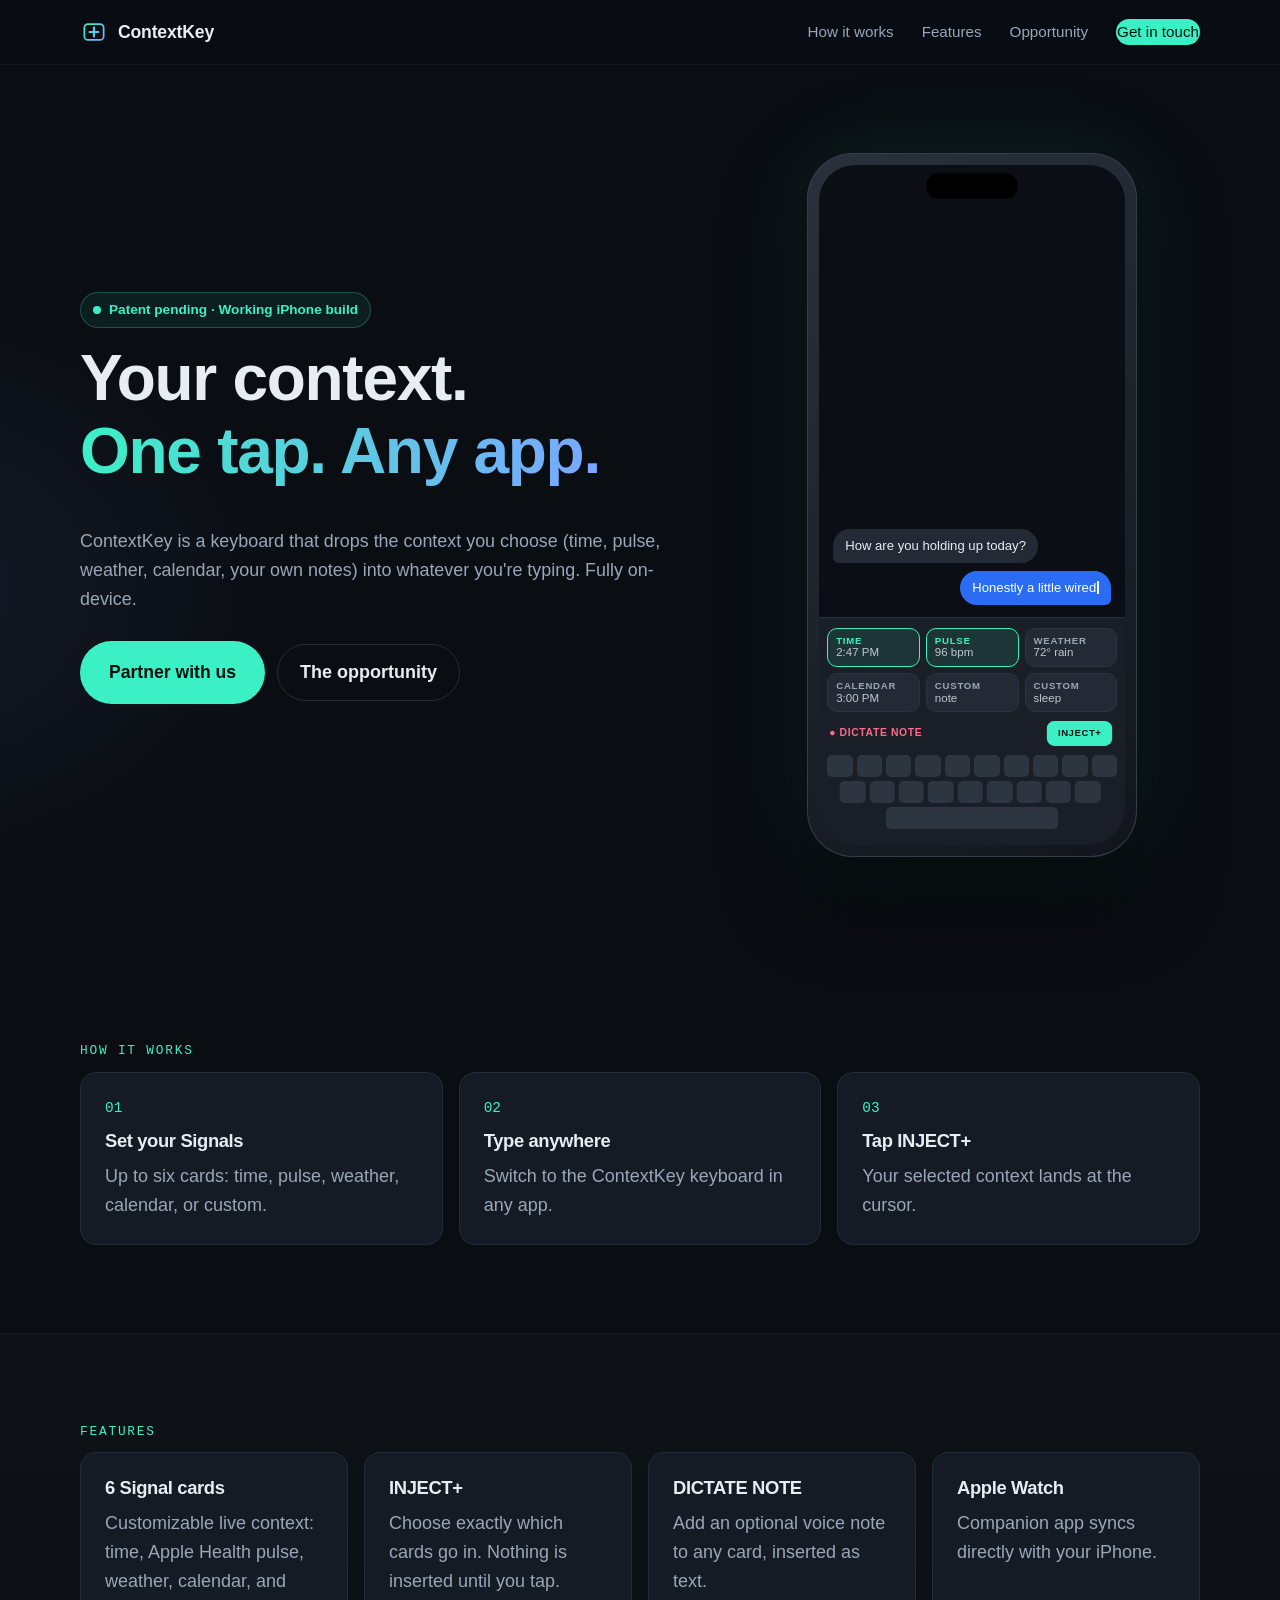
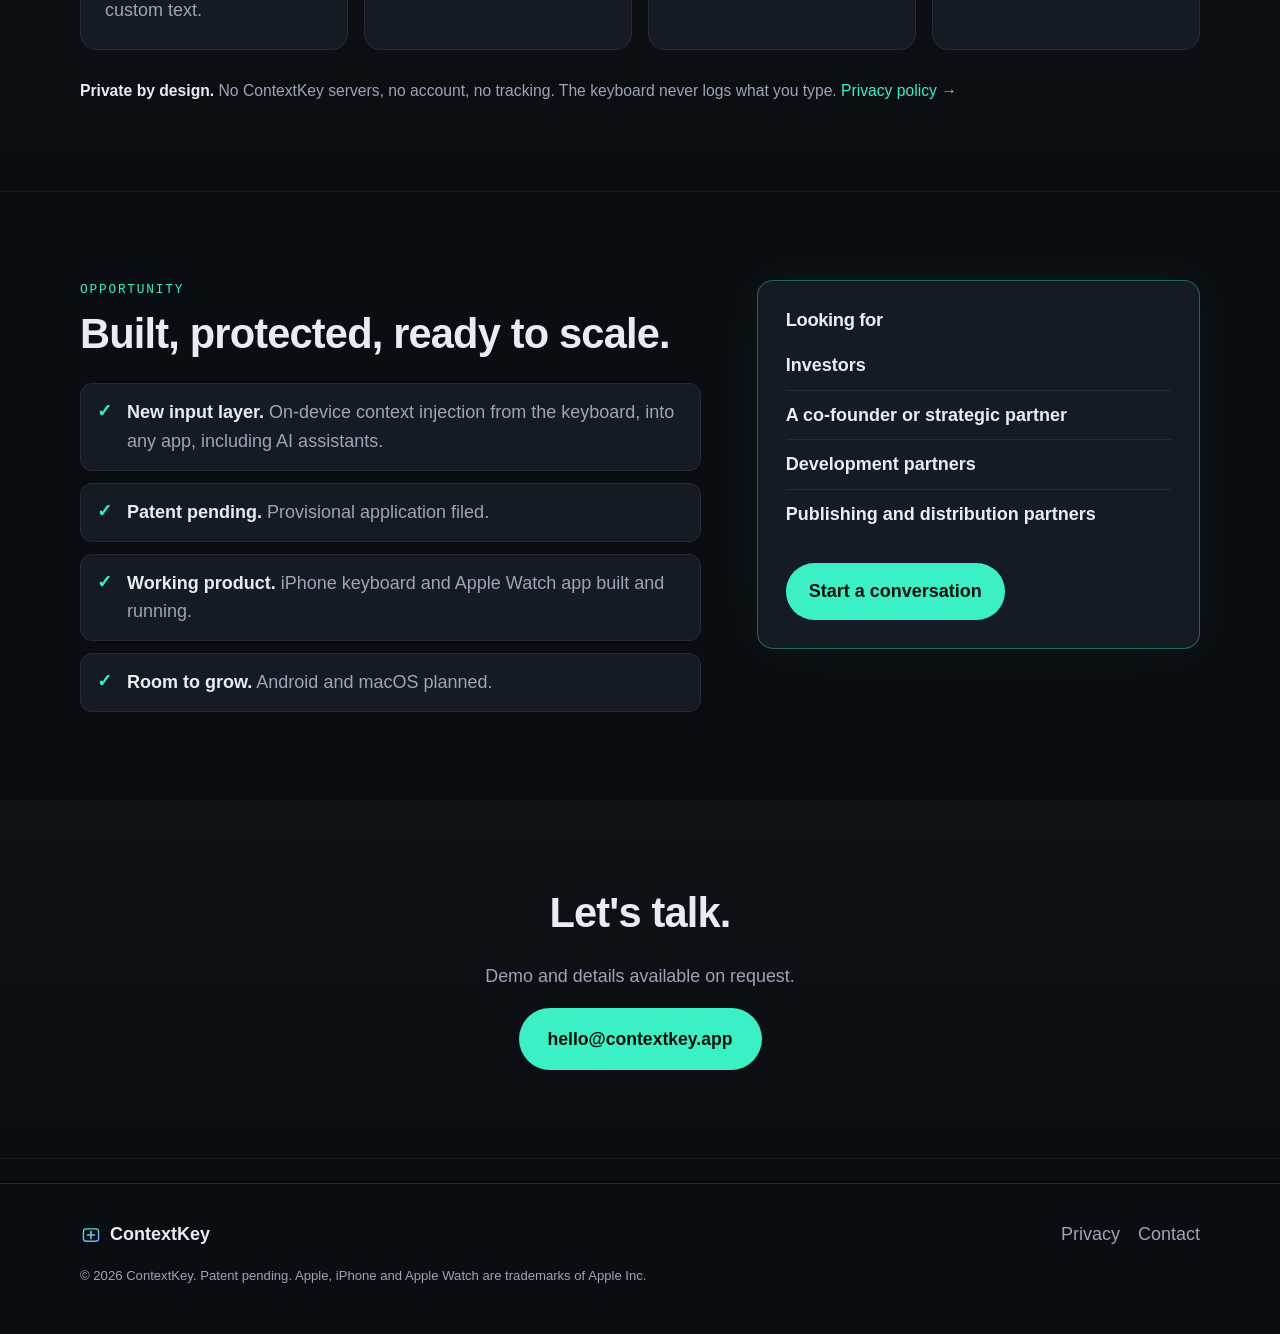
<file: index.html>
<!doctype html>
<html lang="en">
<head>
  <meta charset="utf-8">
  <meta name="viewport" content="width=device-width, initial-scale=1, viewport-fit=cover">
  <title>ContextKey: your context, one tap away</title>
  <meta name="description" content="ContextKey is an on-device keyboard that injects user-chosen context (time, pulse, weather, calendar, custom notes) into any app. Patent pending. Seeking investors, a co-founder, and development and distribution partners.">
  <link rel="canonical" href="https://contextkey.app/">
  <meta name="theme-color" content="#0a0d12">
  <meta name="color-scheme" content="dark">

  <!-- Open Graph / social -->
  <meta property="og:type" content="website">
  <meta property="og:site_name" content="ContextKey">
  <meta property="og:url" content="https://contextkey.app/">
  <meta property="og:title" content="ContextKey: your context, one tap away">
  <meta property="og:description" content="On-device context injection from the keyboard, in any app. Patent pending. Looking for investors and partners.">
  <meta property="og:image" content="https://contextkey.app/og-image.png">
  <meta property="og:image:width" content="1200">
  <meta property="og:image:height" content="630">
  <meta property="og:image:alt" content="ContextKey: Signal cards injected from your keyboard">
  <meta name="twitter:card" content="summary_large_image">
  <meta name="twitter:title" content="ContextKey: your context, one tap away">
  <meta name="twitter:description" content="On-device context injection from the keyboard, in any app. Patent pending.">
  <meta name="twitter:image" content="https://contextkey.app/og-image.png">

  <!-- Icons (placeholders: swap with final artwork) -->
  <link rel="icon" href="/favicon.svg" type="image/svg+xml">
  <link rel="icon" href="/favicon-32.png" sizes="32x32" type="image/png">
  <link rel="apple-touch-icon" href="/apple-touch-icon.png">
  <link rel="manifest" href="/site.webmanifest">

  <link rel="stylesheet" href="/style.css">
  <script src="/main.js" defer></script>
</head>
<body>
  <a class="skip" href="#main">Skip to content</a>

  <header class="site-header">
    <div class="wrap nav">
      <a class="brand" href="/" aria-label="ContextKey home">
        <img src="/favicon.svg" alt="" width="28" height="28">
        <span>ContextKey</span>
      </a>
      <button class="nav-toggle" aria-expanded="false" aria-controls="nav-menu" aria-label="Open menu">
        <span></span><span></span>
      </button>
      <nav id="nav-menu" class="nav-menu" aria-label="Primary">
        <a href="#how">How it works</a>
        <a href="#features">Features</a>
        <a href="#opportunity">Opportunity</a>
        <a class="btn btn-sm" href="mailto:hello@contextkey.app?subject=ContextKey%3A%20partnership%20%2F%20investment">Get in touch</a>
      </nav>
    </div>
  </header>

  <main id="main">
    <!-- HERO -->
    <section class="hero">
      <div class="wrap hero-grid">
        <div class="hero-copy">
          <p class="eyebrow"><span class="dot" aria-hidden="true"></span> Patent pending · Working iPhone build</p>
          <h1>Your context.<br><span class="grad">One tap. Any app.</span></h1>
          <p class="lede">ContextKey is a keyboard that drops the context you choose (time, pulse, weather, calendar, your own notes) into whatever you're typing. Fully on-device.</p>
          <div class="cta-row">
            <a class="btn btn-lg" href="mailto:hello@contextkey.app?subject=ContextKey%3A%20partnership%20%2F%20investment">Partner with us</a>
            <a class="btn btn-ghost" href="#opportunity">The opportunity</a>
          </div>
        </div>

        <!-- Phone mockup (pure CSS/HTML; replace with real screenshots later) -->
        <div class="phone-wrap" aria-hidden="true">
          <div class="phone">
            <div class="notch"></div>
            <div class="screen">
              <div class="chat">
                <div class="bubble them">How are you holding up today?</div>
                <div class="bubble me">
                  <span>Honestly a little wired</span><span class="caret"></span>
                  <span class="injected" id="demo-inject"></span>
                </div>
              </div>
              <div class="kb">
                <div class="kb-cards">
                  <button class="card on" data-inject="[2:47 PM, Thu]"><b>TIME</b><i>2:47 PM</i></button>
                  <button class="card on" data-inject="[Pulse 96 bpm]"><b>PULSE</b><i>96 bpm</i></button>
                  <button class="card" data-inject="[72°F, light rain]"><b>WEATHER</b><i>72° rain</i></button>
                  <button class="card" data-inject="[Next: Standup 3:00 PM]"><b>CALENDAR</b><i>3:00 PM</i></button>
                  <button class="card" data-inject="[Note: 2nd espresso]"><b>CUSTOM</b><i>note</i></button>
                  <button class="card" data-inject="[Sleep: 5h 40m]"><b>CUSTOM</b><i>sleep</i></button>
                </div>
                <div class="kb-actions">
                  <span class="kb-dictate">● DICTATE NOTE</span>
                  <span class="kb-inject" id="demo-btn">INJECT+</span>
                </div>
                <div class="kb-keys">
                  <span></span><span></span><span></span><span></span><span></span><span></span><span></span><span></span><span></span><span></span>
                  <span></span><span></span><span></span><span></span><span></span><span></span><span></span><span></span><span></span>
                  <span class="wide"></span>
                </div>
              </div>
            </div>
          </div>
        </div>
      </div>
    </section>

    <!-- HOW IT WORKS -->
    <section id="how" class="section">
      <div class="wrap">
        <p class="kicker">How it works</p>
        <ol class="steps">
          <li>
            <span class="step-n">01</span>
            <h3>Set your Signals</h3>
            <p>Up to six cards: time, pulse, weather, calendar, or custom.</p>
          </li>
          <li>
            <span class="step-n">02</span>
            <h3>Type anywhere</h3>
            <p>Switch to the ContextKey keyboard in any app.</p>
          </li>
          <li>
            <span class="step-n">03</span>
            <h3>Tap INJECT+</h3>
            <p>Your selected context lands at the cursor.</p>
          </li>
        </ol>
      </div>
    </section>

    <!-- FEATURES -->
    <section id="features" class="section section-alt">
      <div class="wrap">
        <p class="kicker">Features</p>
        <div class="features">
          <article class="feature">
            <h3>6 Signal cards</h3>
            <p>Customizable live context: time, Apple Health pulse, weather, calendar, and custom text.</p>
          </article>
          <article class="feature">
            <h3>INJECT+</h3>
            <p>Choose exactly which cards go in. Nothing is inserted until you tap.</p>
          </article>
          <article class="feature">
            <h3>DICTATE NOTE</h3>
            <p>Add an optional voice note to any card, inserted as text.</p>
          </article>
          <article class="feature">
            <h3>Apple Watch</h3>
            <p>Companion app syncs directly with your iPhone.</p>
          </article>
        </div>
        <p class="privacy-line"><strong>Private by design.</strong> No ContextKey servers, no account, no tracking. The keyboard never logs what you type. <a href="/privacy.html">Privacy policy →</a></p>
      </div>
    </section>

    <!-- OPPORTUNITY -->
    <section id="opportunity" class="section">
      <div class="wrap opp">
        <div>
          <p class="kicker">Opportunity</p>
          <h2>Built, protected, ready to scale.</h2>
          <ul class="checks">
            <li><strong>New input layer.</strong> On-device context injection from the keyboard, into any app, including AI assistants.</li>
            <li><strong>Patent pending.</strong> Provisional application filed.</li>
            <li><strong>Working product.</strong> iPhone keyboard and Apple Watch app built and running.</li>
            <li><strong>Room to grow.</strong> Android and macOS planned.</li>
          </ul>
        </div>
        <div class="ask">
          <h3>Looking for</h3>
          <ul>
            <li>Investors</li>
            <li>A co-founder or strategic partner</li>
            <li>Development partners</li>
            <li>Publishing and distribution partners</li>
          </ul>
          <a class="btn" href="mailto:hello@contextkey.app?subject=ContextKey%3A%20partnership%20%2F%20investment">Start a conversation</a>
        </div>
      </div>
    </section>

    <!-- CONTACT -->
    <section id="contact" class="section section-alt">
      <div class="wrap narrow center">
        <h2>Let's talk.</h2>
        <p class="lede">Demo and details available on request.</p>
        <a class="btn btn-lg" href="mailto:hello@contextkey.app?subject=ContextKey%3A%20partnership%20%2F%20investment">hello@contextkey.app</a>
      </div>
    </section>
  </main>

  <footer class="site-footer">
    <div class="wrap foot">
      <div class="foot-brand">
        <img src="/favicon.svg" alt="" width="22" height="22">
        <span>ContextKey</span>
      </div>
      <nav class="foot-links" aria-label="Footer">
        <a href="/privacy.html">Privacy</a>
        <a href="mailto:hello@contextkey.app">Contact</a>
      </nav>
      <p class="foot-legal">© <span data-year>2026</span> ContextKey. Patent pending. Apple, iPhone and Apple Watch are trademarks of Apple Inc.</p>
    </div>
  </footer>
</body>
</html>
</file>
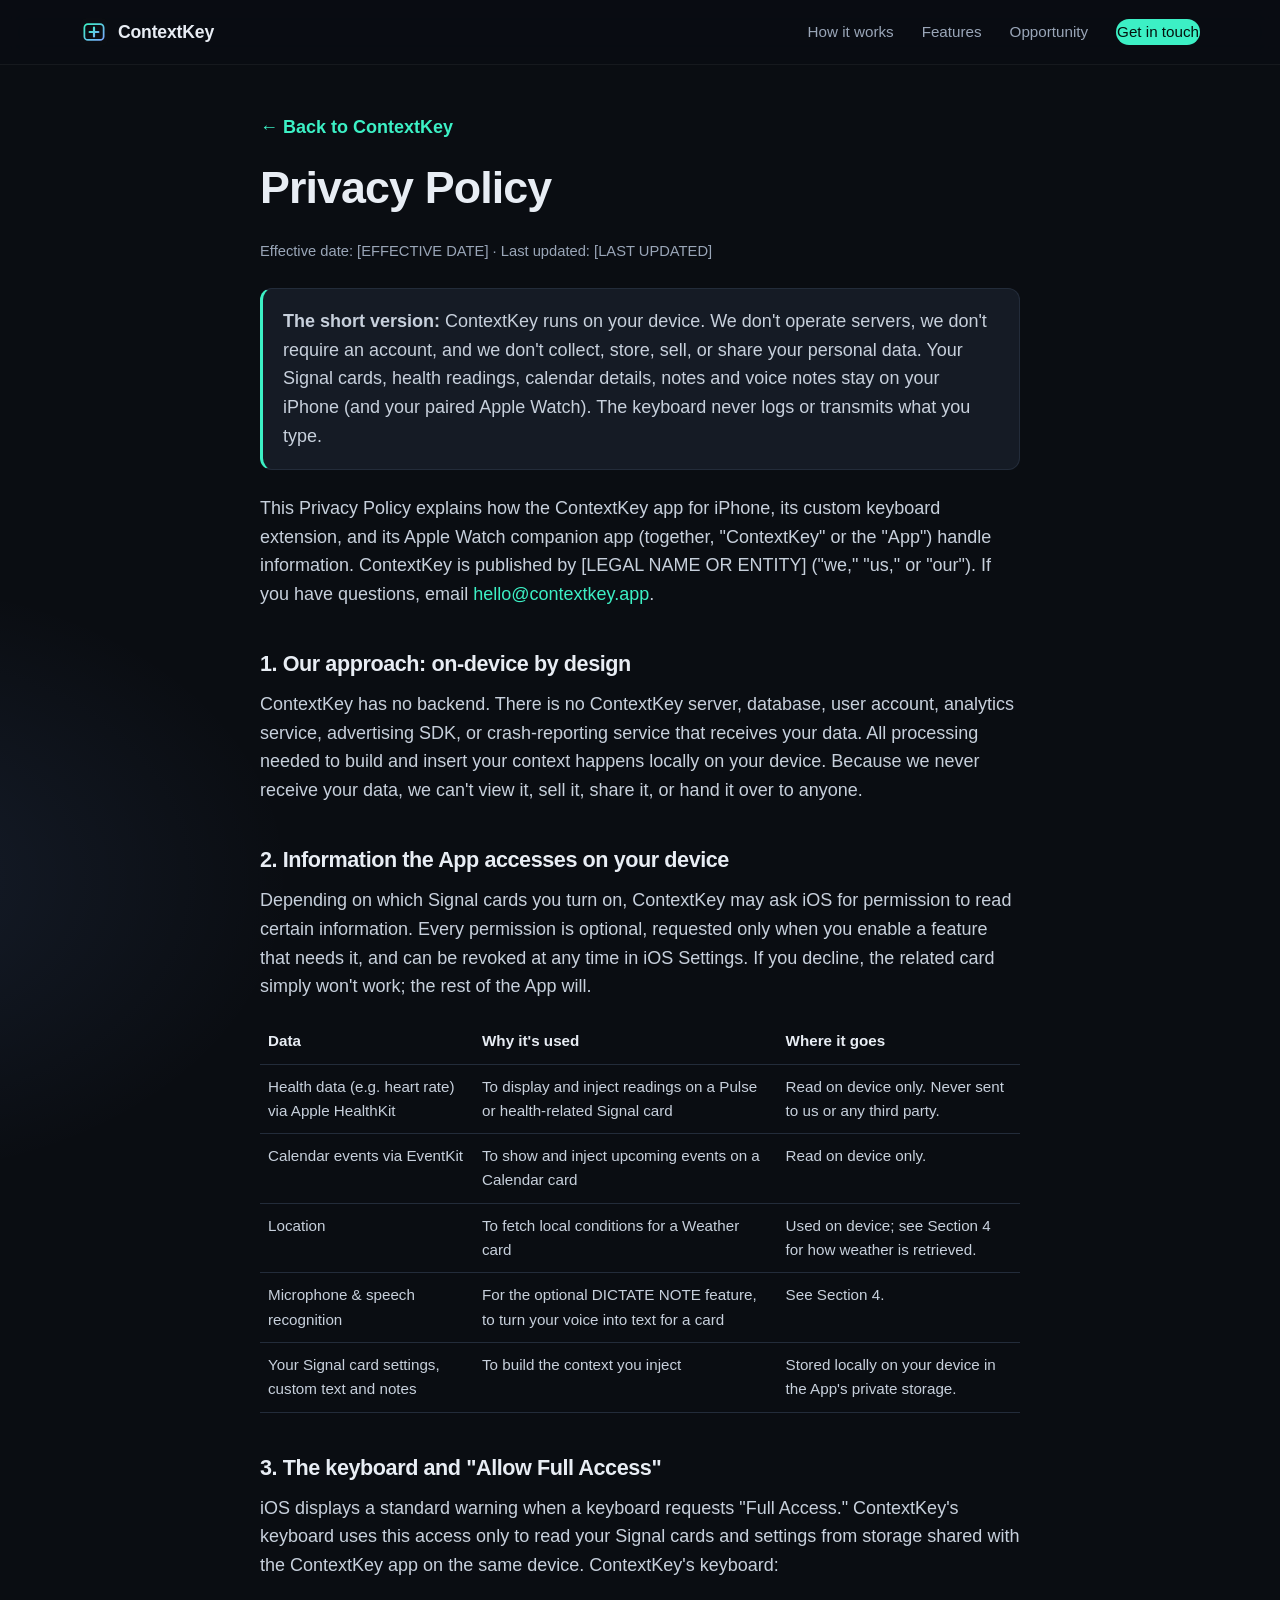
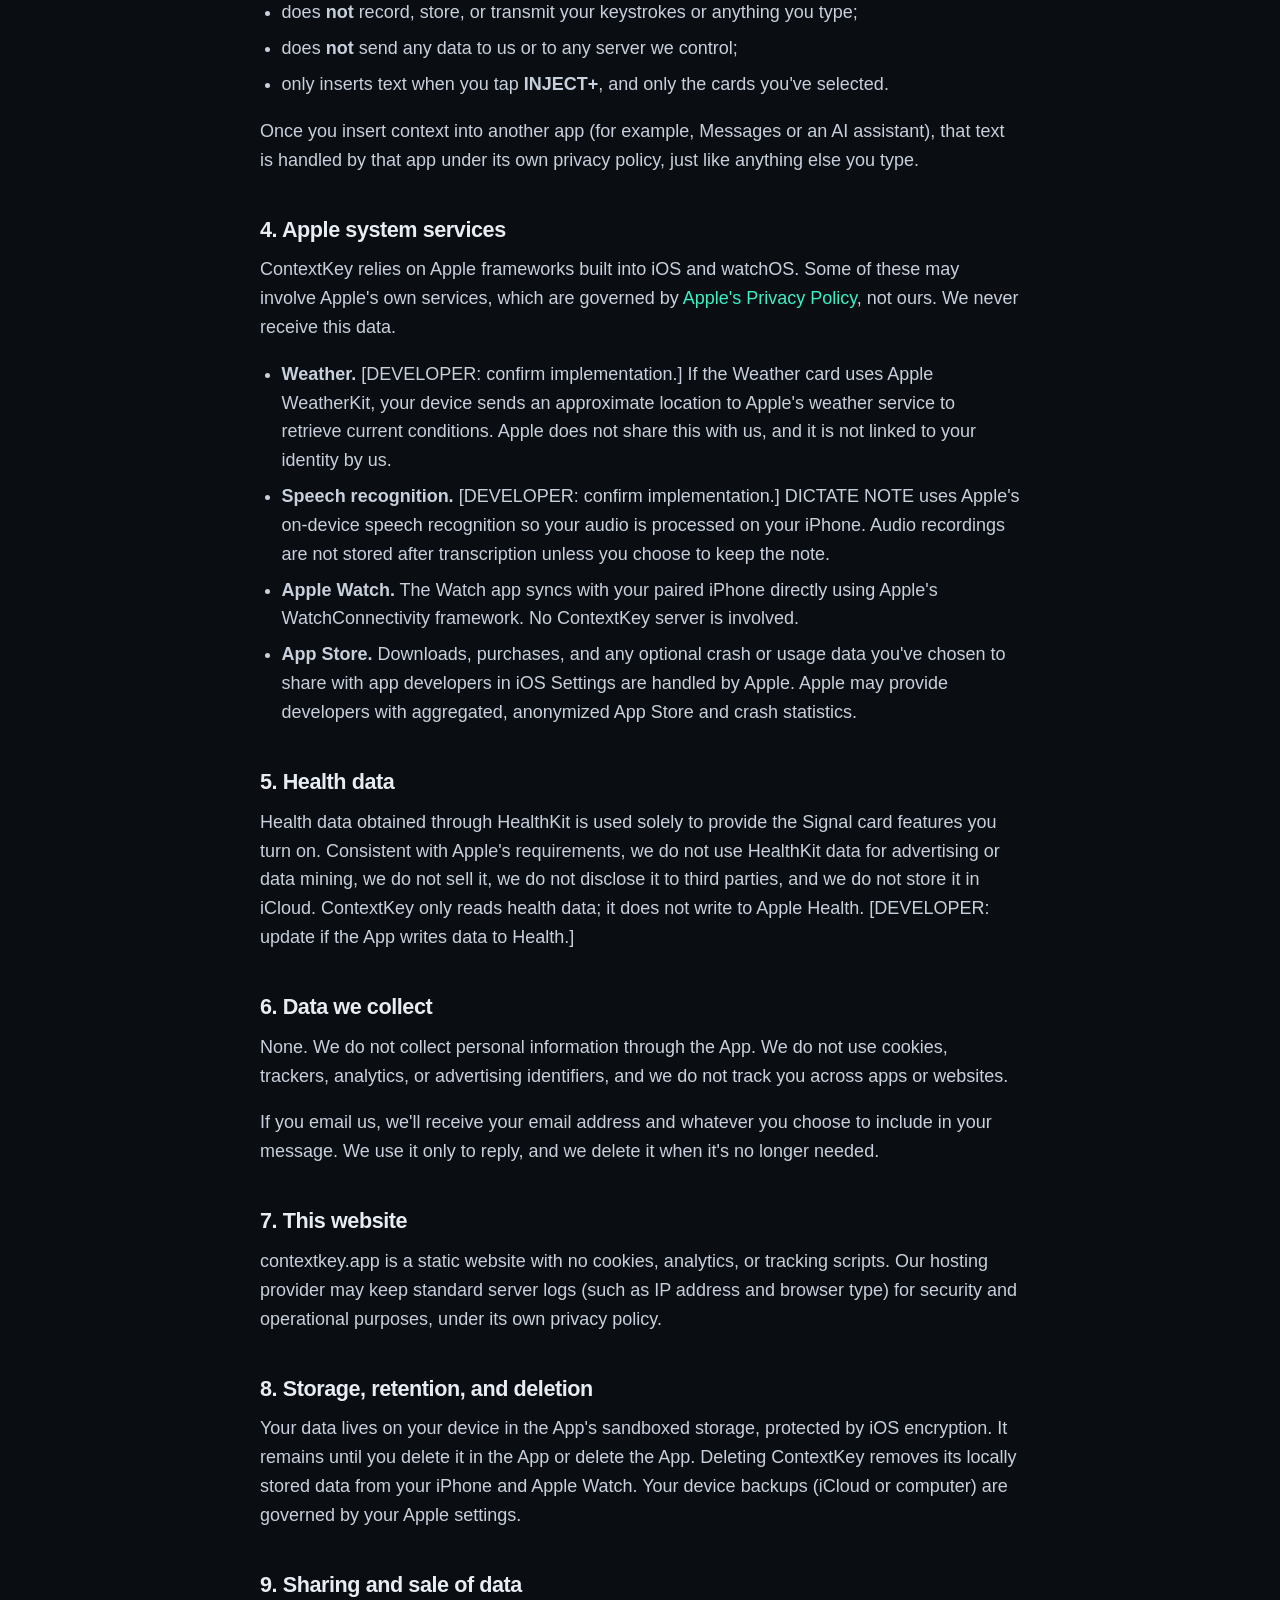
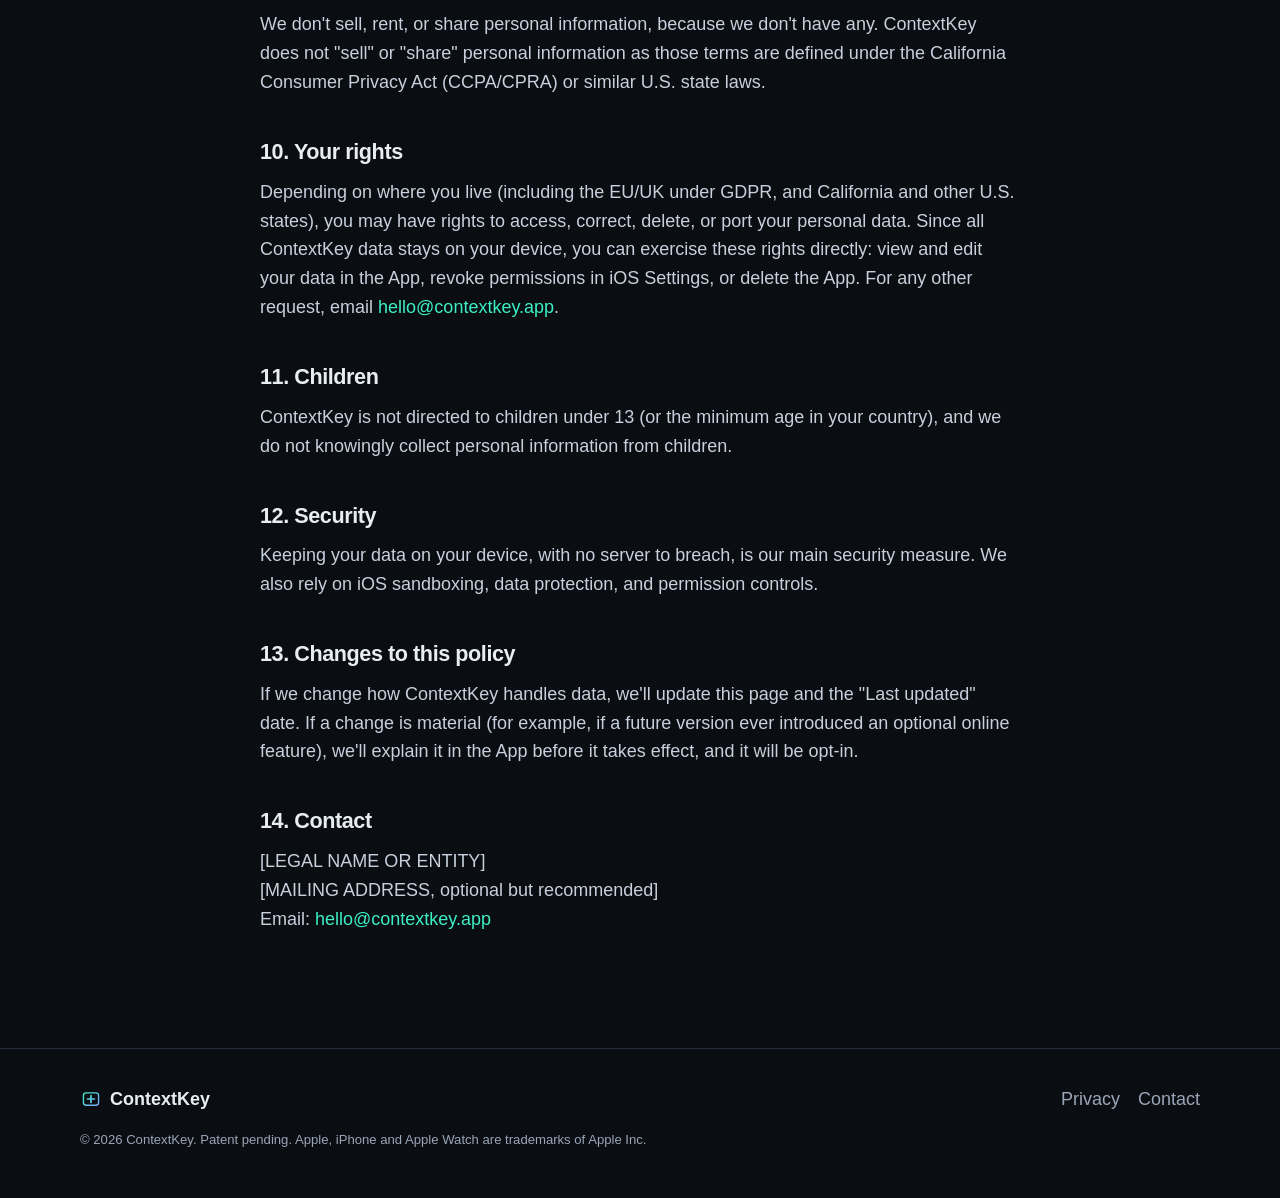
<file: privacy.html>
<!doctype html>
<html lang="en">
<head>
  <meta charset="utf-8">
  <meta name="viewport" content="width=device-width, initial-scale=1, viewport-fit=cover">
  <title>Privacy Policy · ContextKey</title>
  <meta name="description" content="ContextKey privacy policy. ContextKey runs entirely on your device. We operate no servers and collect no personal data.">
  <link rel="canonical" href="https://contextkey.app/privacy.html">
  <meta name="theme-color" content="#0a0d12">
  <meta property="og:type" content="website">
  <meta property="og:site_name" content="ContextKey">
  <meta property="og:url" content="https://contextkey.app/privacy.html">
  <meta property="og:title" content="ContextKey Privacy Policy">
  <meta property="og:description" content="ContextKey runs on your device. No servers, no accounts, no tracking.">
  <meta property="og:image" content="https://contextkey.app/og-image.png">
  <meta name="twitter:card" content="summary_large_image">
  <link rel="icon" href="/favicon.svg" type="image/svg+xml">
  <link rel="icon" href="/favicon-32.png" sizes="32x32" type="image/png">
  <link rel="apple-touch-icon" href="/apple-touch-icon.png">
  <link rel="stylesheet" href="/style.css">
  <script src="/main.js" defer></script>
</head>
<body>
  <header class="site-header">
    <div class="wrap nav">
      <a class="brand" href="/" aria-label="ContextKey home"><img src="/favicon.svg" alt="" width="28" height="28"><span>ContextKey</span></a>
      <button class="nav-toggle" aria-expanded="false" aria-controls="nav-menu" aria-label="Open menu"><span></span><span></span></button>
      <nav id="nav-menu" class="nav-menu" aria-label="Primary">
        <a href="/#how">How it works</a><a href="/#features">Features</a><a href="/#opportunity">Opportunity</a>
        <a class="btn btn-sm" href="mailto:hello@contextkey.app?subject=ContextKey%3A%20partnership%20%2F%20investment">Get in touch</a>
      </nav>
    </div>
  </header>

  <main class="legal">
    <div class="wrap narrow">
      <a class="back" href="/">← Back to ContextKey</a>
      <h1>Privacy Policy</h1>
      <p class="meta">Effective date: [EFFECTIVE DATE] · Last updated: [LAST UPDATED]</p>

      <div class="summary">
        <p><strong>The short version:</strong> ContextKey runs on your device. We don't operate servers, we don't require an account, and we don't collect, store, sell, or share your personal data. Your Signal cards, health readings, calendar details, notes and voice notes stay on your iPhone (and your paired Apple Watch). The keyboard never logs or transmits what you type.</p>
      </div>

      <p>This Privacy Policy explains how the ContextKey app for iPhone, its custom keyboard extension, and its Apple Watch companion app (together, "ContextKey" or the "App") handle information. ContextKey is published by [LEGAL NAME OR ENTITY] ("we," "us," or "our"). If you have questions, email <a href="mailto:hello@contextkey.app">hello@contextkey.app</a>.</p>

      <h2>1. Our approach: on-device by design</h2>
      <p>ContextKey has no backend. There is no ContextKey server, database, user account, analytics service, advertising SDK, or crash-reporting service that receives your data. All processing needed to build and insert your context happens locally on your device. Because we never receive your data, we can't view it, sell it, share it, or hand it over to anyone.</p>

      <h2>2. Information the App accesses on your device</h2>
      <p>Depending on which Signal cards you turn on, ContextKey may ask iOS for permission to read certain information. Every permission is optional, requested only when you enable a feature that needs it, and can be revoked at any time in iOS Settings. If you decline, the related card simply won't work; the rest of the App will.</p>
      <table>
        <thead><tr><th>Data</th><th>Why it's used</th><th>Where it goes</th></tr></thead>
        <tbody>
          <tr><td>Health data (e.g. heart rate) via Apple HealthKit</td><td>To display and inject readings on a Pulse or health-related Signal card</td><td>Read on device only. Never sent to us or any third party.</td></tr>
          <tr><td>Calendar events via EventKit</td><td>To show and inject upcoming events on a Calendar card</td><td>Read on device only.</td></tr>
          <tr><td>Location</td><td>To fetch local conditions for a Weather card</td><td>Used on device; see Section 4 for how weather is retrieved.</td></tr>
          <tr><td>Microphone &amp; speech recognition</td><td>For the optional DICTATE NOTE feature, to turn your voice into text for a card</td><td>See Section 4.</td></tr>
          <tr><td>Your Signal card settings, custom text and notes</td><td>To build the context you inject</td><td>Stored locally on your device in the App's private storage.</td></tr>
        </tbody>
      </table>

      <h2>3. The keyboard and "Allow Full Access"</h2>
      <p>iOS displays a standard warning when a keyboard requests "Full Access." ContextKey's keyboard uses this access only to read your Signal cards and settings from storage shared with the ContextKey app on the same device. ContextKey's keyboard:</p>
      <ul>
        <li>does <strong>not</strong> record, store, or transmit your keystrokes or anything you type;</li>
        <li>does <strong>not</strong> send any data to us or to any server we control;</li>
        <li>only inserts text when you tap <strong>INJECT+</strong>, and only the cards you've selected.</li>
      </ul>
      <p>Once you insert context into another app (for example, Messages or an AI assistant), that text is handled by that app under its own privacy policy, just like anything else you type.</p>

      <h2>4. Apple system services</h2>
      <p>ContextKey relies on Apple frameworks built into iOS and watchOS. Some of these may involve Apple's own services, which are governed by <a href="https://www.apple.com/legal/privacy/" rel="noopener">Apple's Privacy Policy</a>, not ours. We never receive this data.</p>
      <ul>
        <li><strong>Weather.</strong> [DEVELOPER: confirm implementation.] If the Weather card uses Apple WeatherKit, your device sends an approximate location to Apple's weather service to retrieve current conditions. Apple does not share this with us, and it is not linked to your identity by us.</li>
        <li><strong>Speech recognition.</strong> [DEVELOPER: confirm implementation.] DICTATE NOTE uses Apple's on-device speech recognition so your audio is processed on your iPhone. Audio recordings are not stored after transcription unless you choose to keep the note.</li>
        <li><strong>Apple Watch.</strong> The Watch app syncs with your paired iPhone directly using Apple's WatchConnectivity framework. No ContextKey server is involved.</li>
        <li><strong>App Store.</strong> Downloads, purchases, and any optional crash or usage data you've chosen to share with app developers in iOS Settings are handled by Apple. Apple may provide developers with aggregated, anonymized App Store and crash statistics.</li>
      </ul>

      <h2>5. Health data</h2>
      <p>Health data obtained through HealthKit is used solely to provide the Signal card features you turn on. Consistent with Apple's requirements, we do not use HealthKit data for advertising or data mining, we do not sell it, we do not disclose it to third parties, and we do not store it in iCloud. ContextKey only reads health data; it does not write to Apple Health. [DEVELOPER: update if the App writes data to Health.]</p>

      <h2>6. Data we collect</h2>
      <p>None. We do not collect personal information through the App. We do not use cookies, trackers, analytics, or advertising identifiers, and we do not track you across apps or websites.</p>
      <p>If you email us, we'll receive your email address and whatever you choose to include in your message. We use it only to reply, and we delete it when it's no longer needed.</p>

      <h2>7. This website</h2>
      <p>contextkey.app is a static website with no cookies, analytics, or tracking scripts. Our hosting provider may keep standard server logs (such as IP address and browser type) for security and operational purposes, under its own privacy policy.</p>

      <h2>8. Storage, retention, and deletion</h2>
      <p>Your data lives on your device in the App's sandboxed storage, protected by iOS encryption. It remains until you delete it in the App or delete the App. Deleting ContextKey removes its locally stored data from your iPhone and Apple Watch. Your device backups (iCloud or computer) are governed by your Apple settings.</p>

      <h2>9. Sharing and sale of data</h2>
      <p>We don't sell, rent, or share personal information, because we don't have any. ContextKey does not "sell" or "share" personal information as those terms are defined under the California Consumer Privacy Act (CCPA/CPRA) or similar U.S. state laws.</p>

      <h2>10. Your rights</h2>
      <p>Depending on where you live (including the EU/UK under GDPR, and California and other U.S. states), you may have rights to access, correct, delete, or port your personal data. Since all ContextKey data stays on your device, you can exercise these rights directly: view and edit your data in the App, revoke permissions in iOS Settings, or delete the App. For any other request, email <a href="mailto:hello@contextkey.app">hello@contextkey.app</a>.</p>

      <h2>11. Children</h2>
      <p>ContextKey is not directed to children under 13 (or the minimum age in your country), and we do not knowingly collect personal information from children.</p>

      <h2>12. Security</h2>
      <p>Keeping your data on your device, with no server to breach, is our main security measure. We also rely on iOS sandboxing, data protection, and permission controls.</p>

      <h2>13. Changes to this policy</h2>
      <p>If we change how ContextKey handles data, we'll update this page and the "Last updated" date. If a change is material (for example, if a future version ever introduced an optional online feature), we'll explain it in the App before it takes effect, and it will be opt-in.</p>

      <h2>14. Contact</h2>
      <p>[LEGAL NAME OR ENTITY]<br>[MAILING ADDRESS, optional but recommended]<br>Email: <a href="mailto:hello@contextkey.app">hello@contextkey.app</a></p>
    </div>
  </main>

  <footer class="site-footer">
    <div class="wrap foot">
      <div class="foot-brand"><img src="/favicon.svg" alt="" width="22" height="22"><span>ContextKey</span></div>
      <nav class="foot-links" aria-label="Footer">
        <a href="/privacy.html">Privacy</a><a href="mailto:hello@contextkey.app">Contact</a>
      </nav>
      <p class="foot-legal">© <span data-year>2026</span> ContextKey. Patent pending. Apple, iPhone and Apple Watch are trademarks of Apple Inc.</p>
    </div>
  </footer>
</body>
</html>
</file>
<file: style.css>
/* ContextKey: marketing site styles. Mobile-first, no build step. */
:root {
  --bg: #0a0d12;
  --bg-2: #10151d;
  --panel: #151b25;
  --line: #232c3a;
  --text: #e8edf4;
  --muted: #9aa6b8;
  --accent: #3cf0c5;
  --accent-2: #7aa7ff;
  --warn: #ff6b8a;
  --radius: 16px;
  --wrap: 1120px;
  --font: -apple-system, BlinkMacSystemFont, "SF Pro Text", "Segoe UI", Inter, Roboto, "Helvetica Neue", Arial, sans-serif;
  --mono: ui-monospace, "SF Mono", SFMono-Regular, Menlo, Consolas, monospace;
}

*, *::before, *::after { box-sizing: border-box; }
html { scroll-behavior: smooth; -webkit-text-size-adjust: 100%; }
body {
  margin: 0;
  font-family: var(--font);
  font-size: 17px;
  line-height: 1.6;
  color: var(--text);
  background:
    radial-gradient(900px 500px at 85% -10%, rgba(60,240,197,.12), transparent 60%),
    radial-gradient(700px 500px at -10% 20%, rgba(122,167,255,.10), transparent 60%),
    var(--bg);
  -webkit-font-smoothing: antialiased;
}
img { max-width: 100%; display: block; }
a { color: var(--accent); text-decoration: none; }
a:hover { text-decoration: underline; }
h1, h2, h3 { line-height: 1.15; letter-spacing: -0.02em; margin: 0 0 .6em; }
h1 { font-size: clamp(2.3rem, 7vw, 4rem); font-weight: 800; }
h2 { font-size: clamp(1.7rem, 4.5vw, 2.6rem); font-weight: 750; }
h3 { font-size: 1.15rem; font-weight: 700; }
p { margin: 0 0 1em; }

.wrap { width: min(100% - 40px, var(--wrap)); margin-inline: auto; }
.narrow { max-width: 760px; }
.center { text-align: center; }

.skip { position: absolute; left: -999px; top: 8px; background: var(--accent); color: #000; padding: 8px 12px; border-radius: 8px; z-index: 100; }
.skip:focus { left: 8px; }
:focus-visible { outline: 2px solid var(--accent); outline-offset: 3px; border-radius: 6px; }

/* Header */
.site-header {
  position: sticky; top: 0; z-index: 50;
  backdrop-filter: saturate(160%) blur(14px);
  -webkit-backdrop-filter: saturate(160%) blur(14px);
  background: rgba(10,13,18,.72);
  border-bottom: 1px solid rgba(255,255,255,.05);
}
.nav { display: flex; align-items: center; justify-content: space-between; height: 64px; }
.brand { display: flex; align-items: center; gap: 10px; color: var(--text); font-weight: 750; font-size: 1.1rem; letter-spacing: -.01em; }
.brand:hover { text-decoration: none; }
.nav-toggle { display: inline-flex; flex-direction: column; gap: 6px; background: none; border: 0; padding: 10px; cursor: pointer; }
.nav-toggle span { width: 22px; height: 2px; background: var(--text); border-radius: 2px; transition: transform .2s; }
.nav-toggle[aria-expanded="true"] span:first-child { transform: translateY(4px) rotate(45deg); }
.nav-toggle[aria-expanded="true"] span:last-child { transform: translateY(-4px) rotate(-45deg); }
.nav-menu {
  position: absolute; top: 64px; left: 0; right: 0;
  display: none; flex-direction: column; gap: 4px;
  padding: 12px 20px 20px; background: var(--bg-2); border-bottom: 1px solid var(--line);
}
.nav-menu.open { display: flex; }
.nav-menu a { color: var(--text); padding: 10px 0; font-weight: 500; }
.nav-menu a.btn { color: #04110d; text-align: center; margin-top: 8px; }

/* Buttons */
.btn {
  display: inline-flex; align-items: center; justify-content: center; gap: 8px;
  padding: 13px 22px; border-radius: 999px; font-weight: 650;
  background: var(--accent); color: #04110d; border: 1px solid transparent;
  transition: transform .15s, box-shadow .15s, background .15s;
}
.btn:hover { text-decoration: none; transform: translateY(-1px); box-shadow: 0 8px 30px rgba(60,240,197,.25); }
.btn-sm { padding: 8px 16px; font-size: .95rem; }
.btn-lg { padding: 16px 28px; font-size: 1.1rem; }
.btn-ghost { background: transparent; color: var(--text); border-color: var(--line); }
.btn-ghost:hover { border-color: var(--accent); box-shadow: none; }


/* Hero */
.hero { padding: 48px 0 64px; }
.hero-grid { display: grid; gap: 48px; align-items: center; }
.eyebrow { display: inline-flex; align-items: center; gap: 8px; font-size: .85rem; font-weight: 600; color: var(--accent); background: rgba(60,240,197,.08); border: 1px solid rgba(60,240,197,.25); padding: 6px 12px; border-radius: 999px; }
.dot { width: 8px; height: 8px; background: var(--accent); border-radius: 50%; box-shadow: 0 0 0 0 rgba(60,240,197,.6); animation: pulse 2s infinite; }
@keyframes pulse { 0% { box-shadow: 0 0 0 0 rgba(60,240,197,.6);} 70% { box-shadow: 0 0 0 10px rgba(60,240,197,0);} 100% { box-shadow: 0 0 0 0 rgba(60,240,197,0);} }
.grad { background: linear-gradient(90deg, var(--accent), var(--accent-2)); -webkit-background-clip: text; background-clip: text; color: transparent; }
.lede { font-size: 1.12rem; color: var(--muted); }
.lede-strong { color: var(--text); font-weight: 550; }
.cta-row { display: flex; flex-wrap: wrap; gap: 12px; align-items: center; margin: 28px 0 14px; scroll-margin-top: 90px; }
.fine { font-size: .85rem; color: var(--muted); }

/* Phone mockup */
.phone-wrap { display: flex; justify-content: center; }
.phone {
  width: 300px; max-width: 86vw; aspect-ratio: 9 / 19.2;
  border-radius: 46px; padding: 12px;
  background: linear-gradient(145deg, #2a313c, #12161c);
  box-shadow: 0 40px 80px rgba(0,0,0,.55), 0 0 0 1px #343c48 inset, 0 0 90px rgba(60,240,197,.12);
  position: relative;
}
.notch { position: absolute; top: 20px; left: 50%; transform: translateX(-50%); width: 92px; height: 26px; background: #000; border-radius: 20px; z-index: 2; }
.screen { height: 100%; border-radius: 36px; overflow: hidden; background: #0b0f15; display: flex; flex-direction: column; }
.chat { flex: 1; padding: 58px 14px 12px; display: flex; flex-direction: column; justify-content: flex-end; gap: 8px; font-size: .82rem; }
.bubble { max-width: 85%; padding: 8px 12px; border-radius: 18px; line-height: 1.35; }
.them { background: #232a35; align-self: flex-start; border-bottom-left-radius: 6px; }
.me { background: #2a6df4; color: #fff; align-self: flex-end; border-bottom-right-radius: 6px; }
.injected { display: block; font-family: var(--mono); font-size: .72rem; opacity: .95; }
.injected:empty { display: none; }
.caret { display: inline-block; width: 2px; height: 1em; background: #fff; vertical-align: -2px; margin-left: 1px; animation: blink 1s steps(1) infinite; }
@keyframes blink { 50% { opacity: 0; } }
.kb { background: #1a1f27; padding: 10px 8px 16px; border-top: 1px solid #262d38; }
.kb-cards { display: grid; grid-template-columns: repeat(3, 1fr); gap: 6px; }
.card {
  font: inherit; text-align: left; cursor: pointer;
  background: #232a35; color: var(--muted); border: 1px solid #2c3442;
  border-radius: 10px; padding: 6px 8px; display: flex; flex-direction: column; line-height: 1.2;
  transition: border-color .15s, background .15s, color .15s;
}
.card b { font-size: .6rem; letter-spacing: .08em; }
.card i { font-style: normal; font-size: .72rem; color: var(--text); opacity: .8; }
.card.on { border-color: var(--accent); background: rgba(60,240,197,.10); color: var(--accent); }
.kb-actions { display: flex; justify-content: space-between; align-items: center; margin: 8px 2px; font-size: .65rem; font-weight: 700; letter-spacing: .06em; }
.kb-dictate { color: var(--warn); }
.kb-inject { background: var(--accent); color: #04110d; padding: 5px 12px; border-radius: 8px; cursor: pointer; user-select: none; }
.kb-keys { display: grid; grid-template-columns: repeat(10, 1fr); gap: 4px; }
.kb-keys span { height: 22px; background: #2d3541; border-radius: 5px; }
.kb-keys span:nth-child(n+11):nth-child(-n+19) { transform: translateX(50%); }
.kb-keys .wide { grid-column: 3 / span 6; transform: none !important; }

/* Sections */
.section { padding: 72px 0; }
.section-alt { background: linear-gradient(180deg, rgba(255,255,255,.02), rgba(255,255,255,0)); border-block: 1px solid rgba(255,255,255,.04); }
.kicker { font-family: var(--mono); font-size: .8rem; letter-spacing: .14em; text-transform: uppercase; color: var(--accent); margin-bottom: .8em; }

.steps { list-style: none; padding: 0; margin: 8px 0 0; display: grid; gap: 16px; }
.steps li { background: var(--panel); border: 1px solid var(--line); border-radius: var(--radius); padding: 24px; }
.step-n { font-family: var(--mono); color: var(--accent); font-size: .9rem; display: block; margin-bottom: 10px; }
.steps p { color: var(--muted); margin: 0; }

.features { display: grid; gap: 16px; margin-top: 8px; }
.feature { background: var(--panel); border: 1px solid var(--line); border-radius: var(--radius); padding: 24px; transition: border-color .2s, transform .2s; }
.feature:hover { border-color: rgba(60,240,197,.45); transform: translateY(-2px); }
.feature p { color: var(--muted); margin: 0; }

.checks { list-style: none; padding: 0; margin: 0; display: grid; gap: 12px; }
.checks li { position: relative; padding: 14px 16px 14px 46px; background: var(--panel); border: 1px solid var(--line); border-radius: 12px; color: var(--muted); }
.checks li::before { content: "✓"; position: absolute; left: 16px; top: 13px; color: var(--accent); font-weight: 800; }
.checks strong { color: var(--text); }
.privacy-line { margin: 28px 0 0; color: var(--muted); font-size: .98rem; }
.privacy-line strong { color: var(--text); }

.opp { display: grid; gap: 32px; align-items: start; }
.opp .checks { margin-top: 8px; }
.ask { background: var(--panel); border: 1px solid rgba(60,240,197,.35); border-radius: var(--radius); padding: 28px; box-shadow: 0 0 60px rgba(60,240,197,.06); }
.ask ul { list-style: none; padding: 0; margin: 0 0 24px; }
.ask li { padding: 10px 0; border-bottom: 1px solid var(--line); color: var(--text); font-weight: 550; }
.ask li:last-child { border-bottom: 0; }


/* Footer */
.site-footer { border-top: 1px solid var(--line); padding: 36px 0 48px; margin-top: 24px; }
.foot { display: grid; gap: 16px; }
.foot-brand { display: flex; align-items: center; gap: 8px; font-weight: 700; }
.foot-links { display: flex; flex-wrap: wrap; gap: 18px; }
.foot-links a { color: var(--muted); }
.foot-links a:hover { color: var(--text); }
.foot-legal { font-size: .82rem; color: var(--muted); margin: 0; }

/* Legal pages */
.legal { padding: 48px 0 72px; }
.legal h1 { font-size: clamp(2rem, 6vw, 2.8rem); }
.legal h2 { font-size: 1.35rem; margin-top: 2em; }
.legal h3 { font-size: 1.05rem; margin-top: 1.4em; }
.legal p, .legal li { color: #c7d0dc; }
.legal ul { padding-left: 1.2em; }
.legal li { margin-bottom: .4em; }
.legal .meta { color: var(--muted); font-size: .92rem; }
.legal .summary { background: var(--panel); border: 1px solid var(--line); border-left: 3px solid var(--accent); border-radius: 12px; padding: 18px 20px; margin: 24px 0; }
.legal .summary p:last-child { margin: 0; }
.legal table { width: 100%; border-collapse: collapse; font-size: .95rem; margin: 1em 0; display: block; overflow-x: auto; }
.legal th, .legal td { text-align: left; border-bottom: 1px solid var(--line); padding: 10px 8px; vertical-align: top; color: #c7d0dc; }
.legal th { color: var(--text); }
.back { display: inline-block; margin-bottom: 20px; font-weight: 600; }

/* Tablet+ */
@media (min-width: 720px) {
  .steps { grid-template-columns: repeat(3, 1fr); }
  .features { grid-template-columns: repeat(2, 1fr); }
  .foot { grid-template-columns: auto 1fr; align-items: center; }
  .foot-links { justify-content: flex-end; }
  .foot-legal { grid-column: 1 / -1; }
}
/* Desktop */
@media (min-width: 960px) {
  body { font-size: 18px; }
  .nav-toggle { display: none; }
  .nav-menu { position: static; display: flex; flex-direction: row; align-items: center; gap: 28px; padding: 0; background: none; border: 0; }
  .nav-menu a { padding: 0; font-size: .95rem; color: var(--muted); }
  .nav-menu a:hover { color: var(--text); text-decoration: none; }
  .nav-menu a.btn { margin: 0; color: #04110d; }
  .hero { padding: 88px 0 96px; }
  .hero-grid { grid-template-columns: 1.15fr .85fr; }
  .phone { width: 330px; }
  .section { padding: 88px 0; }
  .features { grid-template-columns: repeat(4, 1fr); }
  .opp { grid-template-columns: 1.4fr 1fr; gap: 56px; }
}

@media (prefers-reduced-motion: reduce) {
  *, *::before, *::after { animation: none !important; transition: none !important; scroll-behavior: auto !important; }
}
</file>
